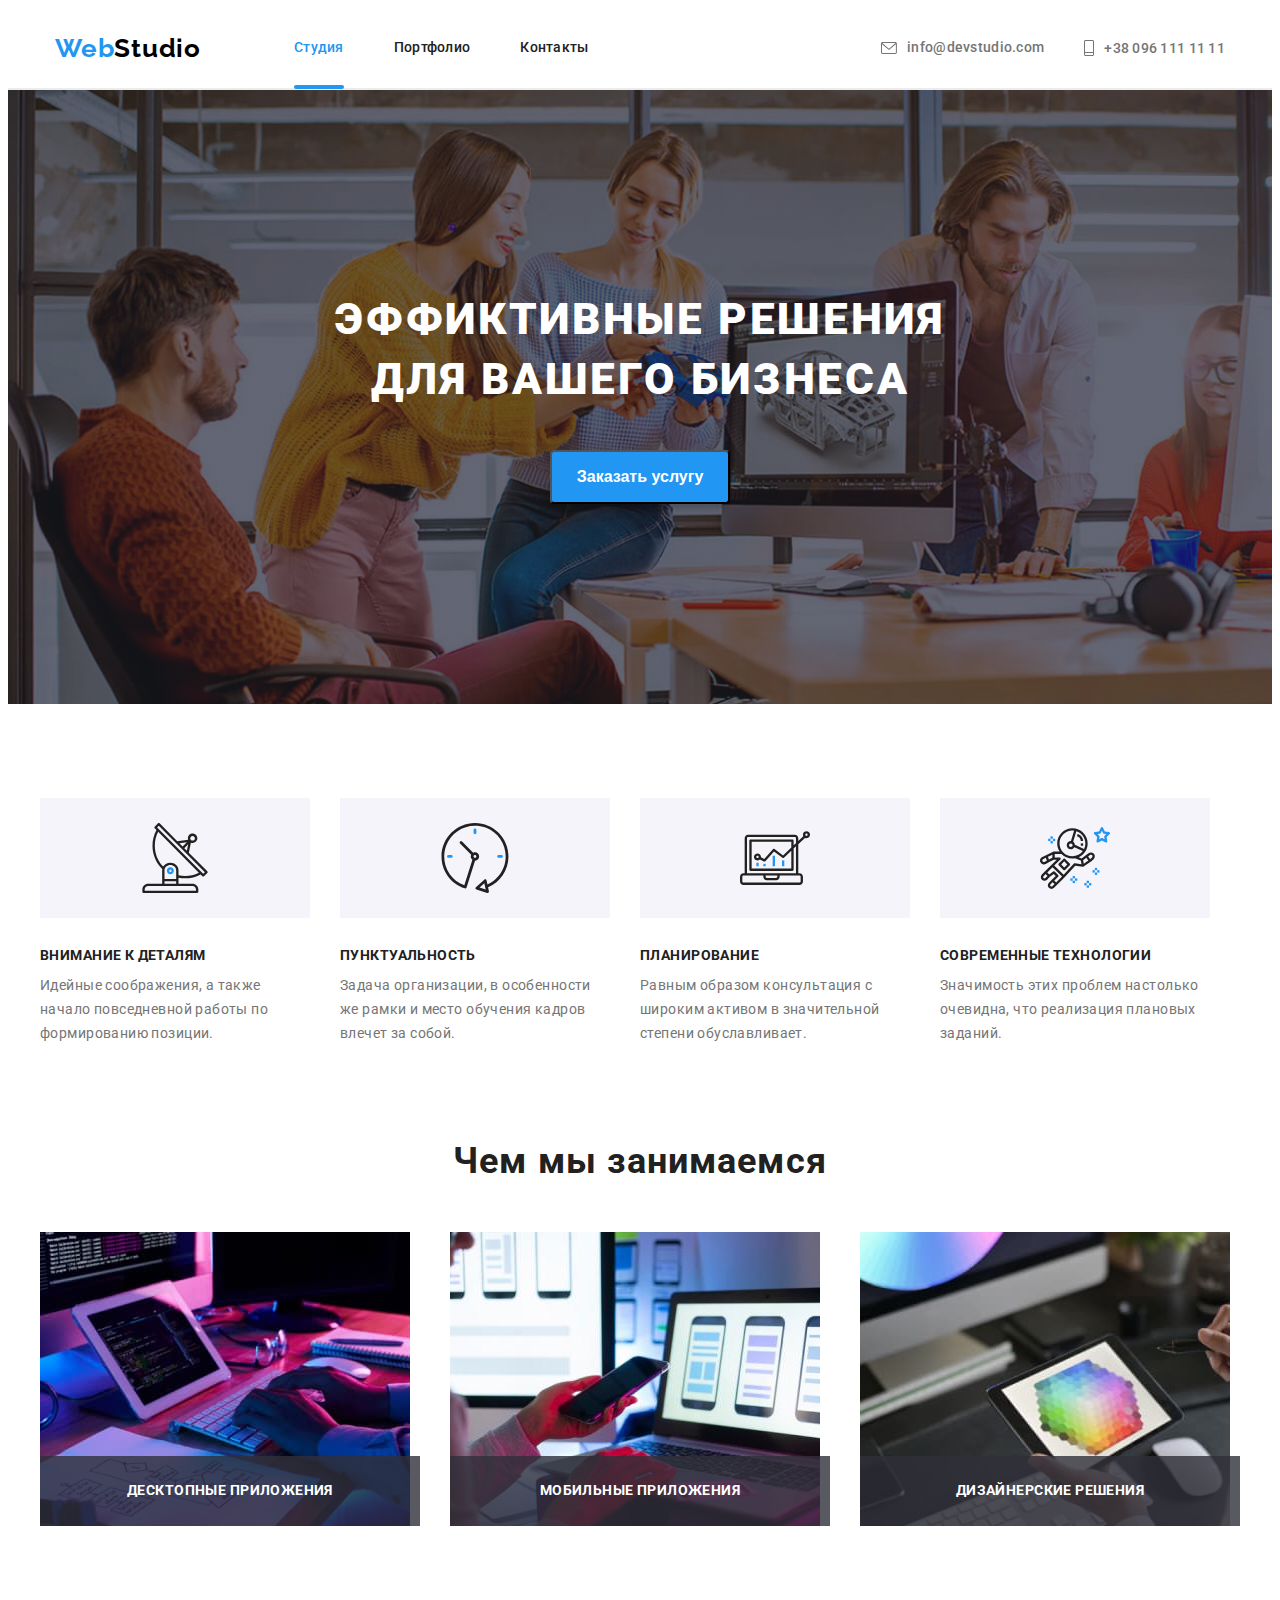
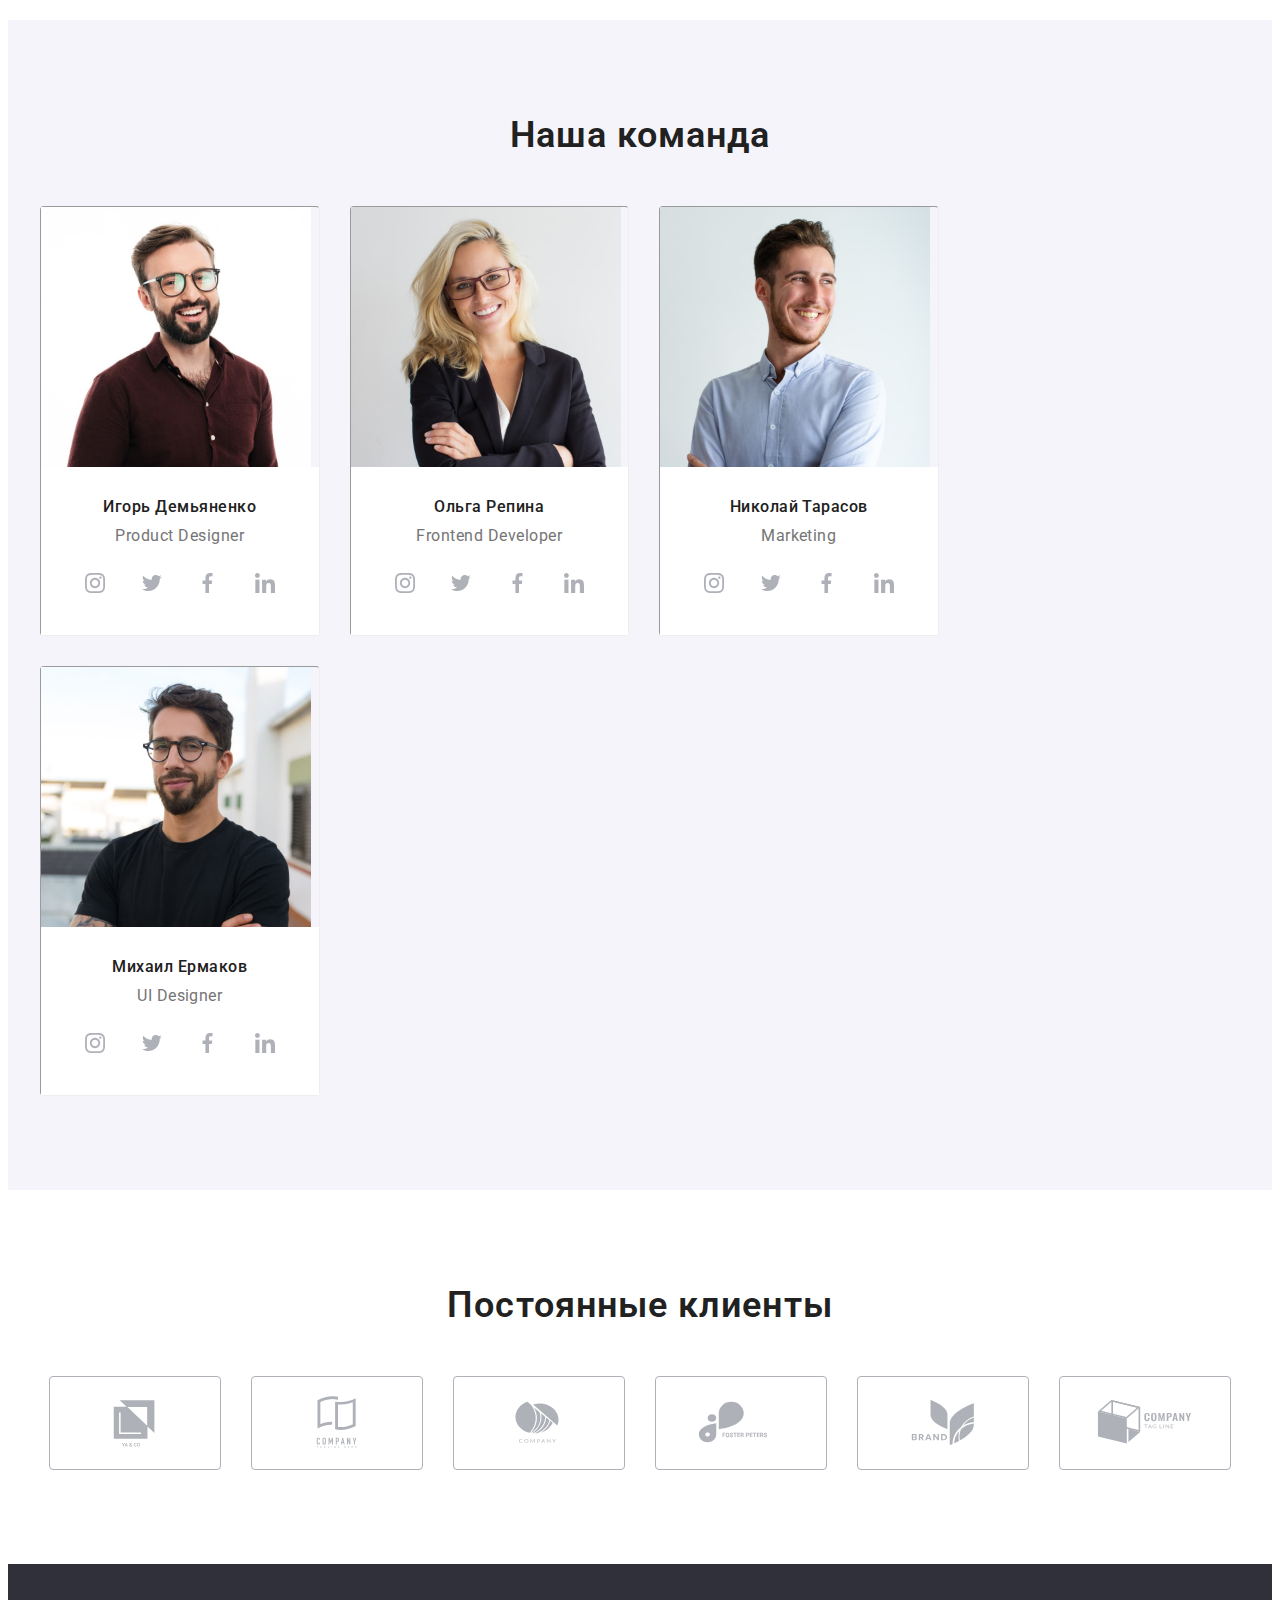
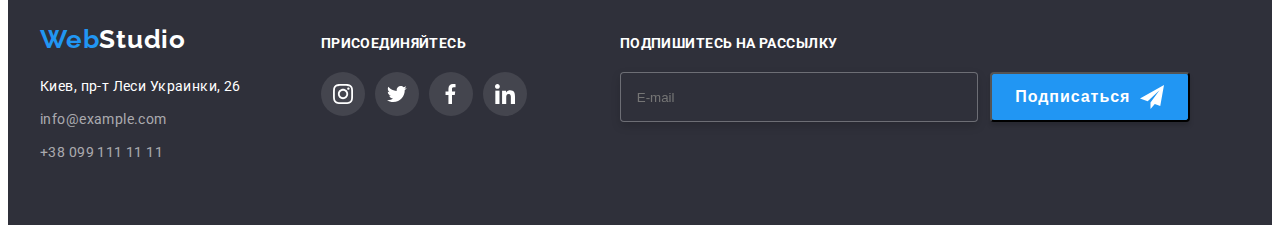
<file: index.html>
<!DOCTYPE html>
<html lang="ru">
    <!--шапка страницы-->
<head>
    <meta charset="UTF-8">
    <meta http-equiv="X-UA-Compatible" content="IE=edge">
    <meta name="viewport" content="width=, initial-scale=1.0">
    <title>WebStudio</title>
    <link
    rel="stylesheet"
    href="https://cdnjs.cloudflare.com/ajax/libs/animate.css/4.1.1/animate.min.css"/>
    <link rel="preconnect" href="https://fonts.gstatic.com">
    <link href="https://fonts.googleapis.com/css2?family=Raleway:wght@700&family=Roboto:wght@400;500;700;900&display=swap"
        rel="stylesheet">
        <link rel="stylesheet" href="https://cdnjs.cloudflare.com/ajax/libs/modern-normalize/1.0.0/modern-normalize.css" 
        integrity="sha512-Zx6MlUMKSVJoQ+83OwhdILe8cSEsCzfqThJd7J/VA2UrK6Ctj85p+xzqfyuNXE5B1k25uUdmJ2OzItbBy9GHAQ=="
         crossorigin="anonymous" referrerpolicy="no-referrer" />
    
    <link rel="stylesheet" href="./css/main.min.css">
    
</head>

<!--уникальный контент-->

<body class="body">
    <header class="header">
<div class="container top-line">
        <nav class="navigation" >

<a class="logotip link animate__rubberBand" href="./index.html">Web<span class="logo-1">Studio</span></a>

<ul class="menu list">

    <li class="menu-item-studio">

        <a class="menu-link-studio header-contact class link" href="">Студия</a>

    </li>
<li class="menu-item-portfolio">

        <a class="menu-link-portfolio header-contact link" href="./portfolio.html/portfolio.html">Портфолио</a>

    </li>
<li class="menu-item-contakt">

        <a class="menu-link-contakt header-contact link" href="">Контакты</a>
    </li>

</ul>
</nav>
<ul class="mail__tel list">
   <li class="mail__tel-list">
     <a class="mail__tel-link link" href="mailto:info@devstudio.com">
               <svg width="16" height="12" class="mail-link-icon-mail">
        <use href="./images/icons.svg/sprite-mail-tel.svg#icon-mail">
        </use>
    </svg >
        info@devstudio.com</a> </li>

   <li class="tel-link">
    <a class="tel-link-tel link" href="tel:+380961111111">  
        <svg width="10" height="16" class="mail-link-icon-tel ">
        <use href="./images/icons.svg/sprite-mail-tel.svg#icon-telefon">
        </use>
    </svg>
        +38 096 111 11 11</a></li>

</ul>
</div>
    </header>
    <!--Шапка герой-->



    
 <section class="hero-sektion ">
<div class="box-hero ">
    <h1 class="hero-item">ЭФФИКТИВНЫЕ РЕШЕНИЯ <br> ДЛЯ ВАШЕГО БИЗНЕСА </h1>

    
 <button class="modal-btn" type="button" data-modal-open >Заказать услугу</button>
 </div>
        </section>
       
       <!--наши приоритеты-->
      
       <section class="section-priorety">

        <div class="priorety-box container">
        <ul class="priorety list">
            
        <li class="priorety-list">
            <div class="priorety-logo-list">
                 <svg width="70" height="70" class="priorety-logo">
                    <use href="./images/icons.svg/sprite-icon-priorety.svg#icon-antenna-1"> </use>

           
        </svg>
    </div>
    
    <h3 class="priorety-link">ВНИМАНИЕ К ДЕТАЛЯМ</h3>
  <p class="priorety-iten">  Идейные соображения, а также<br> начало повседневной работы по<br> формированию позиции.</p>
</li>

<li  class="priorety-list">
<div class="priorety-logo-list">
      <svg width="70" height="70" class="priorety-logo">
        <use href="./images/icons.svg/sprite-icon-priorety.svg#icon-clock-1"> </use>

       
    </svg>
</div>

    <h3 class="priorety-link">ПУНКТУАЛЬНОСТЬ</h3>
<p class="priorety-iten">Задача организации, в особенности<br> же рамки и место обучения кадров<br> влечет за собой.</p>
</li>

<li class="priorety-list">
<div class="priorety-logo-list">
      <svg width="70" height="70" class="priorety-logo">
        <use href="./images/icons.svg/sprite-icon-priorety.svg#icon-diagram-1"></use>

        
      </svg>
</div>
    
    <h3 class="priorety-link">ПЛАНИРОВАНИЕ</h3>
    <p class="priorety-iten">Равным образом консультация с<br> широким активом в значительной<br> степени обуславливает.</p>


</li>

<li class="priorety-list">
    <div class="priorety-logo-list">
            <svg width="70" height="70" class="priorety-logo">
                <use href="./images/icons.svg/sprite-icon-priorety.svg#icon-astronaut-1"></use>
        
                
            </svg>
    </div>
    <h3 class="priorety-link">СОВРЕМЕННЫЕ ТЕХНОЛОГИИ</h3>
    <p class="priorety-iten">Значимость этих проблем настолько<br> очевидна, что реализация плановых<br> заданий.</p>

</li>
</ul>
</div>
        </section>
    
<!--чем занимаемся-->



        <section class="class-going">
            <div class="going-bloc container">
<h2 class="going">Чем мы занимаемся</h2>

<ul class="going-list list">
<li class="going-list-foto"><img src="./images/galari1/box-1.jpg" alt="пишим программу" width="370" height="294"> 
<div class="going-list-text">
    <p> ДЕСКТОПНЫЕ ПРИЛОЖЕНИЯ</p>
    
</div>
</li>


<li class="going-list-foto"><img src="./images/galari1/box-2.jpg" alt="создаем приложения" width="370" height="294">
    <div class="going-list-text">
        <p>МОБИЛЬНЫЕ ПРИЛОЖЕНИЯ</p>
        
    </div>
</li>

<li class="going-list-foto"><img src="./images/galari1/box-3.jpg" alt="делает визуализацию" width="370" height="294">
    <div class="going-list-text">
        <p>ДИЗАЙНЕРСКИЕ РЕШЕНИЯ</p>
        
    </div>
</li>

</ul>
</div>

        </section>
    <!--наш колектив -->


    <section class="collective">
<div class="collective-bloc container">
<h2 class="collective-list">Наша команда</h2>

<ul class="collective-list-name  list">
<li class="collective-pipl"><img src="./images/galari2/img.jpg" alt="сотрудник компани" width="270" height="260" >
<div class="collective-name-profesion">
    <h3 class="collective-name">Игорь Демьяненко</h3> 

    <p class="collective-profesion">Product Designer</p>  

    <ul class="social-list list">

        <li class="social-list-item">
<a href="" class="social-list-link link">
<svg class="social-list-icon">
    <use class="social-list-icon-logotip" href="./images/icons.svg/sprite-soc-seti.svg#icon-instagram"></use>
</svg>
</a>
        </li>

        <li class="social-list-item">
            <a href="" class="social-list-link link">
                <svg class="social-list-icon">
                    <use class="social-list-icon-logotip" href="./images/icons.svg/sprite-soc-seti.svg#icon-twitter"></use>
                </svg>
                </a>
        </li>

        <li class="social-list-item">
            <a href="" class="social-list-link link">
                <svg class="social-list-icon" >
                    <use class="social-list-icon-logotip" href="./images/icons.svg/sprite-soc-seti.svg#icon-facebook"></use>
                </svg>
                </a>
        </li>

        <li class="social-list-item">
            <a href="" class="social-list-link link">
                <svg class="social-list-icon">
                    <use class="social-list-icon-logotip" href="./images/icons.svg/sprite-soc-seti.svg#icon-linkedin"></use>
                    
                </svg>
                </a>
        </li>

    </ul>


</div>
</li>

<li class="collective-pipl">
    <img src="./images/galari2/img-1.jpg" alt="сотрудник компани" width="270" height="260" >
<div class="collective-name-profesion">
    <h3 class="collective-name">Ольга Репина</h3>

    <p class="collective-profesion">Frontend Developer</p>

    <ul class="social-list list">

        <li class="social-list-item">
<a href="" class="social-list-link link">
<svg class="social-list-icon">
    <use href="./images/icons.svg/sprite-soc-seti.svg#icon-instagram"></use>
</svg>
</a>
        </li>

        <li class="social-list-item">
            <a href="" class="social-list-link link">
                <svg class="social-list-icon">
                    <use href="./images/icons.svg/sprite-soc-seti.svg#icon-twitter"></use>
                </svg>
                </a>
        </li>

        <li class="social-list-item">
            <a href="" class="social-list-link link">
                <svg class="social-list-icon">
                    <use href="./images/icons.svg/sprite-soc-seti.svg#icon-facebook"></use>
                </svg>
                </a>
        </li>

        <li class="social-list-item">
            <a href="" class="social-list-link link">
                <svg class="social-list-icon">
                    <use href="./images/icons.svg/sprite-soc-seti.svg#icon-linkedin"></use>
                    
                </svg>
                </a>
        </li>

    </ul>

    
</div>
</li>
<li class="collective-pipl">
    <img src="./images/galari2/img-2.jpg" alt="сотрудник компани" width="270" height="260" >
<div class="collective-name-profesion">
    <h3 class="collective-name"> Николай Тарасов </h3>

    <p class="collective-profesion">Marketing</p>

    <ul class="social-list list">

        <li class="social-list-item">
<a href="" class="social-list-link link">
<svg class="social-list-icon">
    <use href="./images/icons.svg/sprite-soc-seti.svg#icon-instagram"></use>
</svg>
</a>
        </li>

        <li class="social-list-item">
            <a href="" class="social-list-link link">
                <svg class="social-list-icon">
                    <use href="./images/icons.svg/sprite-soc-seti.svg#icon-twitter"></use>
                </svg>
                </a>
        </li>

        <li class="social-list-item">
            <a href="" class="social-list-link link">
                <svg class="social-list-icon">
                    <use href="./images/icons.svg/sprite-soc-seti.svg#icon-facebook"></use>
                </svg>
                </a>
        </li>

        <li class="social-list-item">
            <a href="" class="social-list-link link">
                <svg class="social-list-icon">
                    <use href="./images/icons.svg/sprite-soc-seti.svg#icon-linkedin"></use>
                    
                </svg>
                </a>
        </li>

    </ul>


</div>
</li>
<li class="collective-pipl">
    <img src="./images/galari2/img-3.jpg" alt="сотрудник компани" width="270" height="260" >
<div class="collective-name-profesion">
    <h3 class="collective-name">Михаил Ермаков</h3>

    <p class="collective-profesion">UI Designer</p>

    <ul class="social-list list">

        <li class="social-list-item">
<a href="" class="social-list-link link">
<svg class="social-list-icon">
    <use href="./images/icons.svg/sprite-soc-seti.svg#icon-instagram"></use>
</svg>
</a>
        </li>

        <li class="social-list-item">
            <a href="" class="social-list-link link">
                <svg class="social-list-icon">
                    <use href="./images/icons.svg/sprite-soc-seti.svg#icon-twitter"></use>
                </svg>
                </a>
        </li>

        <li class="social-list-item">
            <a href="" class="social-list-link link">
                <svg class="social-list-icon">
                    <use href="./images/icons.svg/sprite-soc-seti.svg#icon-facebook"></use>
                </svg>
                </a>
        </li>

        <li class="social-list-item">
            <a href="" class="social-list-link link">
                <svg class="social-list-icon">
                    <use href="./images/icons.svg/sprite-soc-seti.svg#icon-linkedin"></use>
                    
                </svg>
                </a>
        </li>

    </ul>


</div>
</li>
</ul>
</div>
</section>
             <!--client-->

             
<section class="client container">
<div class="client-item">
    <h2 class="client-cent">Постоянные клиенты</h2>
<ul class="client-list list">
<li class="client-list-link">
    <a class="client-list-client link">
    <svg width="106" height="60" >
        <use href="./images/icons.svg/client.svg#icon-Logo-1">
        </use>
    </svg>
</a>
</li>
<li class="client-list-link">
    <a class="client-list-client link">
    <svg width="106" height="60" >
        <use href="./images/icons.svg/client.svg#icon-Logo-2">

        </use>
    </svg>
</a>
</li>
<li class="client-list-link">
    <a class="client-list-client link">
    <svg width="106" height="60" >
        <use href="./images/icons.svg/client.svg#icon-Logo-3">

        </use>
    </svg>
</a>
</li>
<li class="client-list-link">
    <a class="client-list-client link">
    <svg width="106" height="60" >
        <use href="./images/icons.svg/client.svg#icon-Logo-4">

        </use>
    </svg>
</a>
</li>
<li class="client-list-link">
    <a class="client-list-client link">
    <svg width="106" height="60" >
        <use href="./images/icons.svg/client.svg#icon-Logo-5">

        </use>
    </svg>
</a>
</li>
<li class="client-list-link">
    <a class="client-list-client link">
    <svg width="106" height="60" >
        <use href="./images/icons.svg/client.svg#icon-Logo-6">

        </use>
    </svg>
    
</a>
</li>
</ul>
</div>


</section>
</main>
<!--подвал-->

    <footer class="footer">
<div class="footer-bloc container">
     <div>

        <a class="logotip-footer link" href="./index.html" lang="en">Web<span class="logo-1-footer link">Studio</span></a>
            <address class="address-address">
        <ul class="address-footer-list list">
        <li class="address-list-item">
        <a class="address-footer link" href="https://goo.gl/maps/nFPgF8o5voA4oPt57" target="_blank"
             rel="noopener noreferrer">
               Киев, пр-т Леси Украинки, 26</a>
         </li>
          <li class="address-list-item addr">
          <a class="footer-mail link" href="mailto:info@example.com">info@example.com</a>
             </li>
        <li class="address-list-item addr">
           <a class="footer-tel link" href="tel:+380991111111">+38 099 111 11 11</a>
          </li>
          </ul>
        </address>
       </div> 
       <div class="social-footer">
           <h3 class="social-footer-text">присоединяйтесь</h3>
           <ul class="social-list-footer list">

            <li class="social-list-item-footer">
    <a href="" class="social-list-link-footer link">
    <svg class="social-list-icon-footer">
        <use href="./images/icons.svg/sprite-soc-seti.svg#icon-instagram"></use>
    </svg>
    </a>
            </li>
    
            <li class="social-list-item-footer">
                <a href="" class="social-list-link-footer link">
                    <svg class="social-list-icon-footer">
                        <use href="./images/icons.svg/sprite-soc-seti.svg#icon-twitter"></use>
                    </svg>
                    </a>
            </li>
    
            <li class="social-list-item-footer">
                <a href="" class="social-list-link-footer link">
                    <svg class="social-list-icon-footer">
                        <use href="./images/icons.svg/sprite-soc-seti.svg#icon-facebook"></use>
                    </svg>
                    </a>
            </li>
    
            <li class="social-list-item-footer">
                <a href="" class="social-list-link-footer link">
                    <svg class="social-list-icon-footer">
                        <use href="./images/icons.svg/sprite-soc-seti.svg#icon-linkedin"></use>
                        
                    </svg>
                    </a>
            </li>
    
        </ul>
       </div>
    
           <form action="#" class="social-footer-mail">
       <div class="social-footer-mail-bloc">
            <label class="social-footer-mail-text">ПОДПИШИТЕСЬ НА РАССЫЛКУ</label>
            

<input type="email" id="input-e-mail" name="user-mail" class="social-footer-mail-text-masege-mail" placeholder="E-mail" required>
</div>

<button type="submit"  class="social-footer-mail-text-masege-button">Подписаться

    <svg width="24" height="24" class="social-footer-mail-text-masege-icon">
        
        <use href="./images/icons.svg/ikon-teligram.svg#icon-icon-teligram"></use>
    </svg>
</button>

       
       </form>
   </div>
    </footer>


<!--model window-->

<div class="backdrop is-hidden" data-modal>
<div class="button-modal">
    
<button type="button" class="button-modal-close" data-modal-close>
<svg width="11" height="11">
    <use href="./images/icons.svg/symbol-defs.svg#icon-close-black-18dp-2-1"></use>
</svg>
</button>
<form action="#" class="form-model">

    <p class="form-model-heder">Оставьте свои данные, мы вам перезвоним</p>

<label class="form-model-label">
    Имя*
<span class="form-model-wraper">
    <input type="text" name="user-name" class="form-model-input" minlength="2" required  >
<svg width="12" height="12" class="form-model-input-logo">
    <use href="./images/icons.svg/svg-icon-model.svg#icon-person-black-18dp-1"></use>   
</svg>
</span>

</label>

<label class="form-model-label">
    Телефон*
<span class="form-model-wraper">
    <input type="tel" name="user-phone" class="form-model-input" required pattern="[0-9]{3}-[0-9]{3}-[0-9]{2}-[0-9]{2}" title="095-111-11-11">
    <svg width="13" height="13" class="form-model-input-logo">
        <use href="./images/icons.svg/svg-icon-model.svg#icon-phone-black-18dp-1"></use>   
    </svg>
    </span>
</label>


<label class="form-model-label">
    Почта*
<span class="form-model-wraper">
    <input type="email" name="user-mail" class="form-model-input" required>
    <svg width="15" height="12" class="form-model-input-logo">
        <use href="./images/icons.svg/svg-icon-model.svg#icon-email-black-18dp-1"></use>   
    </svg>
    </span>
</label>

<label class="form-model-label-coment">
    Коментарий
    <textarea class="form-model-masage" name="user-masage" placeholder="Введите текст"></textarea>
</label>

<input type="checkbox" name="user-policy" class="form-model-checkbox visually-hidden" id="checkbox-policy">
<label for="checkbox-policy" class="form-model-checkbox-policy">Соглашаюсь с рассылкой и принимаю <a class="form-model-checkbox-policy-link" href="">Условия договора</a></label>

<button type="submit" class="model-for-btn">Отправить</button>
</form>
</div>
</div>
<script src="./js/model.js"></script>
    </body>
  </html>
</file>
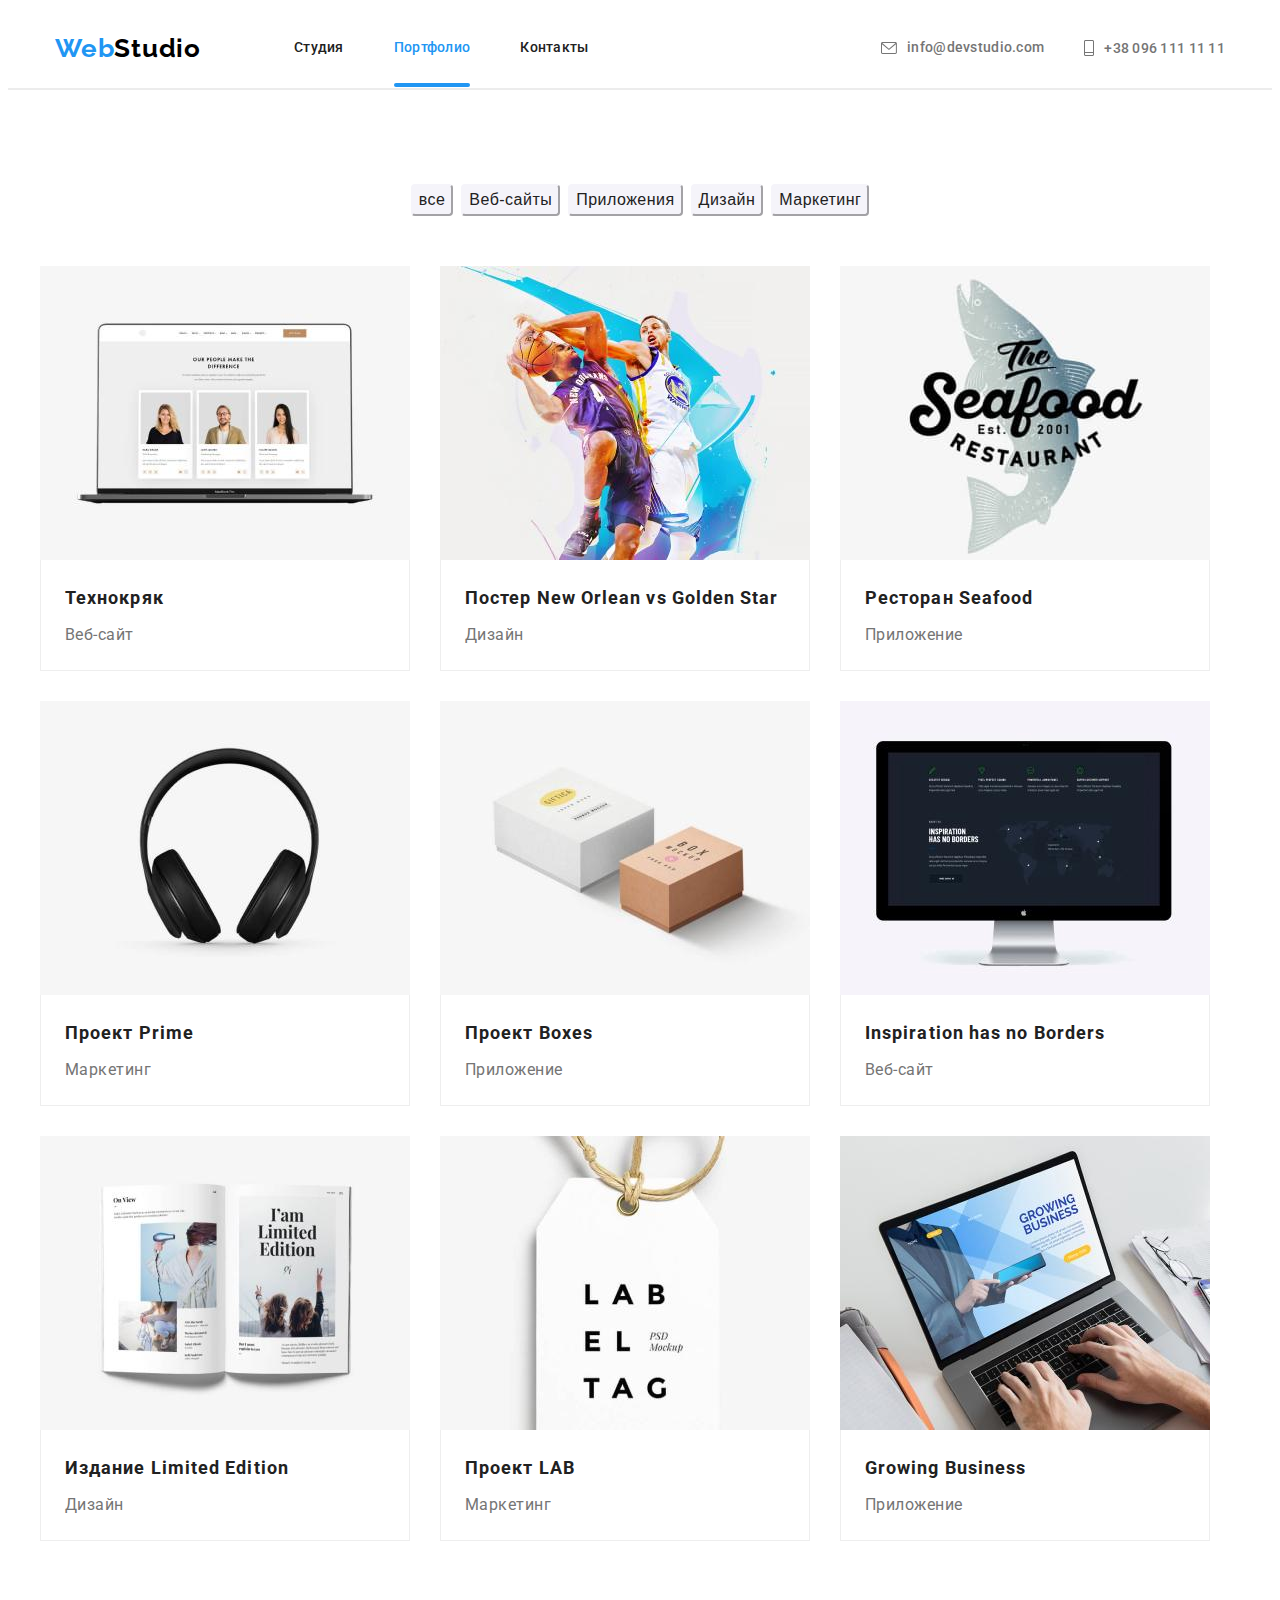
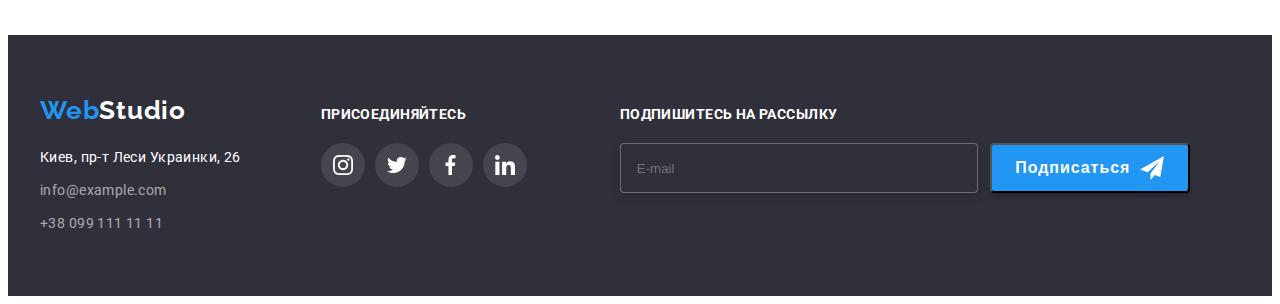
<file: portfolio.html/portfolio.html>
<!DOCTYPE html>
<html lang="ru">
    <head>
        <meta charset="UTF-8">
        <meta http-equiv="X-UA-Compatible" content="IE=edge">
        <meta name="viewport" content="width=, initial-scale=1.0">
        <title>WebStudio</title>
        <link
        rel="stylesheet"
        href="https://cdnjs.cloudflare.com/ajax/libs/animate.css/4.1.1/animate.min.css"/>
        <link rel="preconnect" href="https://fonts.gstatic.com">
        <link href="https://fonts.googleapis.com/css2?family=Raleway:wght@700&family=Roboto:wght@400;500;700;900&display=swap"
        rel="stylesheet">
        <link rel="stylesheet" href="../css/main.min.css">
</head>


<body class="body">
   <header class="header">
      <div class="container top-line">
              <nav class="navigation" >
      
      <a class="logotip link animate__rubberBand" href="../index.html">Web<span class="logo-1">Studio</span></a>
      
      <ul class="menu list">
      
          <li class="menu-item-studio">
      
              <a class="menu-link-studio-list header-contact  link" href="../index.html">Студия</a>
      
          </li>
      <li class="menu-item-portfolio">
      
         <a class="menu-link-studio-list-portfolio header-contact link" href="">Портфолио</a>
      
          </li>
      <li class="menu-item-contakt">
      
              <a class="menu-link-contakt header-contact link" href="">Контакты</a>
          </li>
            </ul>
      </nav>
      <ul class="mail__tel list">
        <li class="mail__tel-list">
          <a class="mail__tel-link link" href="mailto:info@devstudio.com">
                    <svg width="16" height="12" class="mail-link-icon-mail">
             <use href="../images/icons.svg/sprite-mail-tel.svg#icon-mail">
             </use>
          </svg >
              info@devstudio.com</a> </li>
      
         <li class="tel-link">
          <a class="tel-link-tel link" href="tel:+380961111111">  
              <svg width="10" height="16" class="mail-link-icon-tel ">
              <use href="../images/icons.svg/sprite-mail-tel.svg#icon-telefon">
              </use>
          </svg>
              +38 096 111 11 11</a></li>
      
      </ul>
      </div>
          </header>
    <!--шапка герой-->
<main>
   
    <section class="class-hero-portfolio">
            <div class="box-hero-portfolio container">

<ul class="hero-buton list">
     <li class="hero-buton-text"><button type="button" class="hero-buton-link">все</button> </li>
<li class="hero-buton-text buton-text"><button type="button" class="hero-buton-link">Веб-сайты</button></li>
<li class="hero-buton-text buton-text"><button type="button" class="hero-buton-link">Приложения</button> </li>
<li class="hero-buton-text buton-text"><button type="button" class="hero-buton-link">Дизайн</button> </li>
<li class="hero-buton-text buton-text"><button type="button" class="hero-buton-link">Маркетинг</button> </li>
</ul>

<ul class="logotip-porfolio list ">

<li class="logotip-porfolio-logo"><a class="porfolio-logotip-overlay  link" href="">

    <div class="tim-list-overlay"><img src="./images-portfolio/img.jpg" alt="ноутбук">
        
    <p class="porfolio-overlay"> Технокряк это современная площадка распространения коронавируса. Компании используют
         эту платформу для цифрового шпионажа и атак на защищённые сервера конкурентов.  </p></div>
   <div class="logotip-porfolio-logo-text"><h2 class="hero-list-href">Технокряк</h2><p class="hero-list-href-ink">Веб-сайт</p></div> </a></li>

<li class="logotip-porfolio-logo"><a class="porfolio-logotip-overlay link" href="">
    <div class="tim-list-overlay"><img src="./images-portfolio/img-1.jpg" alt="баскетболисты">
        <p class="porfolio-overlay"> Технокряк это современная площадка распространения коронавируса. Компании используют
            эту платформу для цифрового шпионажа и атак на защищённые сервера конкурентов.  </p></div>
   <div class="logotip-porfolio-logo-text"> <h2 class="hero-list-href link">Постер  New Orlean vs Golden Star</h2><p class="hero-list-href-ink">Дизайн</p></div></a></li>

<li class="logotip-porfolio-logo"><a class="porfolio-logotip-overlay link" href="">
    <div class="tim-list-overlay"><img src="./images-portfolio/img-2.jpg" alt="рыба">
        <p class="porfolio-overlay"> Технокряк это современная площадка распространения коронавируса. Компании используют
            эту платформу для цифрового шпионажа и атак на защищённые сервера конкурентов.  </p></div>
   <div class="logotip-porfolio-logo-text"> <h2 class="hero-list-href link">Ресторан Seafood</h2><p class="hero-list-href-ink">Приложение</p></div></a></li>

<li class="logotip-porfolio-logo"><a class="porfolio-logotip-overlay link" href="">
    <div class="tim-list-overlay"><img src="./images-portfolio/img-3.jpg" alt="наушники">
        <p class="porfolio-overlay"> Технокряк это современная площадка распространения коронавируса. Компании используют
            эту платформу для цифрового шпионажа и атак на защищённые сервера конкурентов.  </p></div>
   <div class="logotip-porfolio-logo-text"><h2 class="hero-list-href link">Проект Prime</h2><p class="hero-list-href-ink">Маркетинг</p></div> </a></li>

<li class="logotip-porfolio-logo"><a class="porfolio-logotip-overlay link" href="">
    <div class="tim-list-overlay"><img src="./images-portfolio/img-4.jpg" alt="кубики">
        <p class="porfolio-overlay"> Технокряк это современная площадка распространения коронавируса. Компании используют
            эту платформу для цифрового шпионажа и атак на защищённые сервера конкурентов.  </p></div>
  <div class="logotip-porfolio-logo-text"> <h2 class="hero-list-href link">Проект Boxes</h2><p class="hero-list-href-ink">Приложение</p></div> </a></li>

<li class="logotip-porfolio-logo"><a class="porfolio-logotip-overlay link" href="">
    <div class="tim-list-overlay"><img src="./images-portfolio/img-5.jpg" alt="монитор">
        <p class="porfolio-overlay"> Технокряк это современная площадка распространения коронавируса. Компании используют
            эту платформу для цифрового шпионажа и атак на защищённые сервера конкурентов.  </p></div>
  <div class="logotip-porfolio-logo-text">  <h2 class="hero-list-href link">Inspiration has no Borders</h2><p class="hero-list-href-ink">Веб-сайт</p></div></a></li>

<li class="logotip-porfolio-logo"><a class="porfolio-logotip-overlay link" href="">
    <div class="tim-list-overlay"><img src="./images-portfolio/img-6.jpg" alt="книга">
        <p class="porfolio-overlay"> Технокряк это современная площадка распространения коронавируса. Компании используют
            эту платформу для цифрового шпионажа и атак на защищённые сервера конкурентов.  </p></div>
   <div class="logotip-porfolio-logo-text"><h2 class="hero-list-href link">Издание Limited Edition</h2><p class="hero-list-href-ink">Дизайн</p></div> </a></li>

<li class="logotip-porfolio-logo"><a class="porfolio-logotip-overlay link" href="">
    <div class="tim-list-overlay"><img src="./images-portfolio/img-7.jpg" alt="табличка">
        <p class="porfolio-overlay"> Технокряк это современная площадка распространения коронавируса. Компании используют
            эту платформу для цифрового шпионажа и атак на защищённые сервера конкурентов.  </p></div>
   <div class="logotip-porfolio-logo-text"> <h2 class="hero-list-href link">Проект LAB</h2><p class="hero-list-href-ink">Маркетинг</p></div></a></li>

<li class="logotip-porfolio-logo"><a class="porfolio-logotip-overlay link" href="">
    <div class="tim-list-overlay"><img src="./images-portfolio/img-8.jpg" alt="ноутбук">
        <p class="porfolio-overlay"> Технокряк это современная площадка распространения коронавируса. Компании используют
            эту платформу для цифрового шпионажа и атак на защищённые сервера конкурентов.  </p></div>
   <div class="logotip-porfolio-logo-text"> <h2 class="hero-list-href link">Growing Business</h2><p class="hero-list-href-ink">Приложение</p></div></a></li>

</ul>
</div>
</section> 


</main>

<!--подвал-->


<footer class="footer">
   <div class="footer-bloc container">
   <div>
           <a class="logotip-footer link" href="./index.html" lang="en">Web<span class="logo-1-footer link">Studio</span></a>
               <address class="address-address">
           <ul class="address-footer-list list">
           <li class="address-list-item">
           <a class="address-footer link" href="https://goo.gl/maps/nFPgF8o5voA4oPt57" target="_blank"
                rel="noopener noreferrer">
                  Киев, пр-т Леси Украинки, 26</a>
            </li>
             <li class="address-list-item addr">
             <a class="footer-mail link" href="mailto:info@example.com">info@example.com</a>
                </li>
           <li class="address-list-item addr">
              <a class="footer-tel link" href="tel:+380991111111">+38 099 111 11 11</a>
             </li>
             </ul>
           </address>
          </div> 
          <div class="social-footer">
              <h3 class="social-footer-text">присоединяйтесь</h3>
              <ul class="social-list-footer list">
   
               <li class="social-list-item-footer">
       <a href="" class="social-list-link-footer link">
       <svg class="social-list-icon-footer">
           <use href="../images/icons.svg/sprite-soc-seti.svg#icon-instagram"></use>
       </svg>
       </a>
               </li>
       
               <li class="social-list-item-footer">
                   <a href="" class="social-list-link-footer link">
                       <svg class="social-list-icon-footer">
                           <use href="../images/icons.svg/sprite-soc-seti.svg#icon-twitter"></use>
                       </svg>
                       </a>
               </li>
       
               <li class="social-list-item-footer">
                   <a href="" class="social-list-link-footer link">
                       <svg class="social-list-icon-footer">
                           <use href="../images/icons.svg/sprite-soc-seti.svg#icon-facebook"></use>
                       </svg>
                       </a>
               </li>
       
               <li class="social-list-item-footer">
                   <a href="" class="social-list-link-footer link">
                       <svg class="social-list-icon-footer">
                           <use href="../images/icons.svg/sprite-soc-seti.svg#icon-linkedin"></use>
                           
                       </svg>
                       </a>
               </li>
       
           </ul>
          </div>

          <form action="#" class="social-footer-mail">
        <div class="social-footer-mail-bloc"> 
            <h3 class="social-footer-mail-text">ПОДПИШИТЕСЬ НА РАССЫЛКУ</h3>
           
<label class="social-footer-mail-text-masege">
<input type="mail" id="input-e-mail" name="user-mail" class="social-footer-mail-text-masege-mail" placeholder="E-mail" required>
</div>
</label>
<button type="submit"  class="social-footer-mail-text-masege-button">Подписаться
    <svg width="24" height="24" class="social-footer-mail-text-masege-icon">
        <use href="../images/icons.svg/ikon-teligram.svg#icon-icon-teligram"></use>
    </svg>
</button>

       
       </form>


       </div>
       </footer>


</body>
</html>
</file>
<file: css/main.min.css>
h1,h2,h3,h4,h5,h6,p{margin-top:0;margin-bottom:0}img{display:block}ul,ol{margin-top:0;margin-bottom:0;padding-left:0}.list{list-style:none}.link{text-decoration:none}.container{width:1200px;padding-left:15px;padding-right:15px;margin:0 auto}.class{color:var(--logo-color)}.body{font-family:var(--text-body)}.header{border-bottom:2px solid #ECECEC}.top-line{box-sizing:border-box}.logotip{display:flex;align-items:center;margin-right:93px;animation-duration:2000ms;animation-iteration-count:2}.navigation{display:flex}.top-line{display:flex;justify-content:space-between;align-items:center}.menu{display:flex;align-items:center}.menu-item-studio{align-items:center}.menu-item-portfolio{margin-left:50px;align-items:center}.menu-item-contakt{margin-left:50px;align-items:center}.logotip{font-family:var(--text-logo);font-weight:700;font-size:26px;line-height:1.19;letter-spacing:0.03em;color:var(--logo-color)}.logo-1{font-family:var(--text-logo);font-weight:700;font-size:26px;line-height:1.19;letter-spacing:0.03em;color:var(--logo-1-color)}.menu-link-studio{font-style:normal;font-weight:500;font-size:14px;line-height:1.14;letter-spacing:0.02em;color:var(--logo-color);position:relative;transition-property:color;transition-duration:250ms;transition-timing-function:cubic-bezier(0.4, 0, 0.2, 1)}.menu-link-studio:hover,.menu-link-studio:focus{color:var(--logo-color)}.menu-link-studio-list{font-style:normal;font-weight:500;font-size:14px;line-height:1.14;letter-spacing:0.02em;color:var(--priorety-link-color);transition-property:color;transition-duration:250ms;transition-timing-function:cubic-bezier(0.4, 0, 0.2, 1)}.menu-link-studio-list:hover,.menu-link-studio-list:focus{color:var(--logo-color)}.menu-link-portfolio{font-style:normal;font-weight:500;font-size:14px;line-height:1.14;letter-spacing:0.02em;color:var(--priorety-link-color);transition-property:color;transition-duration:250ms;transition-timing-function:cubic-bezier(0.4, 0, 0.2, 1)}.menu-link-portfolio:hover,.menu-link-portfolio:focus{color:var(--logo-color)}.menu-link-contakt:hover,.menu-link-contakt:focus{color:var(--logo-color)}.menu-link-studio-list-portfolio{font-style:normal;font-weight:500;font-size:14px;line-height:1.14;letter-spacing:0.02em;color:var(--logo-color);position:relative;transition-property:color;transition-duration:250ms;transition-timing-function:cubic-bezier(0.4, 0, 0.2, 1)}.menu-link-studio-list-portfolio::after{position:absolute;left:0;bottom:-32px;display:block;content:'';width:100%;height:4px;border-radius:2px;background-color:var(--logo-color)}.menu-link-portfolio-list{font-style:normal;font-weight:500;font-size:14px;line-height:1.14;letter-spacing:0.02em}.menu-link-studio::after{position:absolute;left:0;bottom:-34px;display:block;content:'';width:100%;height:4px;border-radius:2px;background-color:var(--logo-color)}.menu-link-contakt{font-style:normal;font-weight:500;font-size:14px;line-height:1.14;letter-spacing:0.02em;color:var(--priorety-link-color);transition-property:color;transition-duration:250ms;transition-timing-function:cubic-bezier(0.4, 0, 0.2, 1)}.menu{font-style:normal;font-weight:500;font-size:14px;line-height:1.14;letter-spacing:0.02em;color:var(--priorety-link-color)}.mail__tel{display:flex;align-items:center;margin-left:auto;padding-top:32px;padding-bottom:32px}.mail__tel-link{font-style:normal;font-weight:500;font-size:14px;line-height:1.14;letter-spacing:0.02em;color:var(--priorety-iten-color);display:flex;align-items:center;transition-property:color;transition-duration:250ms;transition-timing-function:cubic-bezier(0.4, 0, 0.2, 1)}.mail__tel-link:hover,.mail__tel-link:focus{color:var(--logo-color)}.mail__tel-link:hover .mail-link-icon-mail,.mail__tel-link:focus .mail-link-icon-mail{fill:var(--logo-color)}.mail-link-icon-mail{display:inline-block;margin-right:10px;fill:var(--priorety-iten-color);transition-property:fill;transition-duration:250ms;transition-timing-function:cubic-bezier(0.4, 0, 0.2, 1)}.tel-link-tel{font-style:normal;font-weight:500;font-size:14px;line-height:16px;letter-spacing:0.02em;display:flex;align-items:center;color:var(--priorety-iten-color);margin-left:10px;transition-property:color;transition-duration:250ms;transition-timing-function:cubic-bezier(0.4, 0, 0.2, 1)}.tel-link-tel:hover,.tel-link-tel:focus{color:var(--logo-color)}.tel-link-tel:hover .mail-link-icon-tel,.tel-link-tel:focus .mail-link-icon-tel{fill:var(--logo-color)}.mail-link-icon-tel{display:inline-block;margin-left:30px;fill:var(--priorety-iten-color);margin-right:10px;transition-property:fill;transition-duration:250ms;transition-timing-function:cubic-bezier(0.4, 0, 0.2, 1)}.hero-sektion{text-align:center}.box-hero{max-width:1600px;margin:0 auto;padding-top:200px;padding-bottom:200px;background-size:cover;background-color:rgba(47,48,58,0.4);background-image:linear-gradient(rgba(47,48,58,0.4), rgba(47,48,58,0.4)),url("../images/image-hero/Img.jpg");background-color:#C4C4C4}.hero-item{text-align:center}.modal-btn{margin-top:40px;text-align:center}.hero-item{font-weight:900;font-size:44px;line-height:1.36;letter-spacing:0.06em;color:var(--logo-1-footercolor)}.modal-btn{font-style:normal;font-weight:700;font-size:16px;line-height:1.9;color:var(--logo-1-footercolor);background-color:var(--logo-color);cursor:pointer;box-shadow:0px 4px 4px rgba(0,0,0,0.15);border-radius:4px;padding-bottom:10px;padding-top:10px;padding-left:25px;padding-right:25px;margin-top:40px}.section-priorety{padding-top:94px}.priorety{display:flex;margin-left:-30px}.priorety-list{width:270px;margin-left:30px;padding-left:0px}.priorety-link{margin-bottom:10px;font-style:normal;font-weight:700;font-size:14px;line-height:1.14;letter-spacing:0.03em;text-transform:uppercase;color:var(--priorety-link-color)}.priorety-iten{font-style:normal;font-weight:400;font-size:14px;line-height:1.71;letter-spacing:0.03em;color:var(--priorety-iten-color)}.priorety-logo-list{display:flex;justify-content:center;align-items:center;width:270px;height:120px;background-color:#F5F4FA;margin-bottom:30px}.priorety-logo{background-color:#F5F4FA}.class-going{padding-top:94px;padding-bottom:94px}.going-list{display:flex;flex-wrap:wrap;margin-top:-30px;margin-left:-30px}.going-list-foto{position:relative;flex-basis:calc((100% - 90px)/3);margin-top:30px;margin-left:30px}.going{text-align:center;font-style:normal;font-weight:700;font-size:36px;line-height:1.17;text-align:center;letter-spacing:0.03em;color:var(--priorety-link-color);margin-bottom:50px}.going-list-text{font-weight:700;font-size:14px;line-height:1.14;text-align:center;letter-spacing:0.03em;text-transform:uppercase;position:absolute;left:0;bottom:0;display:flex;justify-content:center;align-items:center;height:70px;width:100%;background-color:rgba(47,48,58,0.8);color:var(--logo-1-footercolor)}.collective{padding-top:94px;padding-bottom:94px;background:var(--colektive-background-color)}.collective-list{font-style:normal;font-weight:600;font-size:36px;line-height:1.17;text-align:center;letter-spacing:0.03em;margin-bottom:50px;color:var(--priorety-link-color)}.collective-list-name{display:flex;flex-wrap:wrap;margin-top:-30px;margin-left:-30px}.collective-pipl{width:270px;border:1px;border-style:inset;border-radius:4px;margin-top:30px;margin-left:30px;flex-basis:calc((100% - 120px) / 4)}.collective-name-profesion{padding-bottom:30px;padding-top:30px;text-align:center;background-color:var(--logo-1-footercolor);padding-left:32px;padding-right:32px}.collective-profesion{font-weight:400;font-size:16px;line-height:1.19;letter-spacing:0.03em;color:var(--priorety-iten-color);margin-bottom:16px}.collective-name{font-style:normal;font-weight:500;font-size:16px;line-height:1.19;letter-spacing:0.03em;color:var(--priorety-link-color);margin-bottom:10px}.social-list-link{display:flex;justify-content:center;align-items:center;width:44px;height:44px;border-radius:50%;background-color:var(--logo-1-footercolor);transition-property:background-color;transition-duration:250ms;transition-timing-function:cubic-bezier(0.4, 0, 0.2, 1)}.social-list-link:hover,.social-list-link:focus{background-color:var(--logo-color)}.social-list-link:hover .social-list-icon,.social-list-link:focus .social-list-icon{fill:var(--logo-1-footercolor)}.social-list{display:flex;justify-content:space-between}.social-list-icon{width:20px;height:20px;fill:#AFB1B8;transition-property:fill;transition-duration:250ms;transition-timing-function:cubic-bezier(0.4, 0, 0.2, 1)}.client{padding-top:94px;padding-bottom:94px}.client-cent{font-style:normal;font-weight:600;font-size:36px;line-height:1.17;text-align:center;letter-spacing:0.03em;margin-bottom:50px;color:var(--priorety-link-color)}.client-list{display:flex;justify-content:center;align-items:center}.client-list-link:not(:last-child){margin-right:30px}.client-list-client{display:flex;justify-content:center;align-items:center;width:170px;height:92px;border:1px solid #afb1b8;border-radius:4px;fill:#afb1b8;transition-property:fill , border;transition-duration:250ms;transition-timing-function:cubic-bezier(0.4, 0, 0.2, 1)}.client-list-client:hover,.client-list-client:focus{fill:#2196f3}.client-list-client:hover,.client-list-client:focus{border-color:#2196f3}.footer{padding-top:94px}.footer{background-color:var(--hero-link-background-color);padding-top:60px;padding-bottom:60px}.footer-bloc{display:flex;align-items:baseline}.address-address{margin-top:20px}.logotip-footer{margin-bottom:20px;font-family:var(--text-logo);font-weight:700;font-size:26px;line-height:1.19;letter-spacing:0.03em;color:var(--logo-color)}.logo-1-footer{font-family:var(--text-logo);font-weight:700;font-size:26px;line-height:1.19;letter-spacing:0.03em;color:var(--logo-1-footercolor)}.addr{margin-top:9px}.address-footer{font-style:normal;font-family:var(--text-body);font-size:14px;line-height:1.71;letter-spacing:0.03em;color:var(--logo-1-footercolor)}.footer-mail{font-style:normal;font-family:var(--text-body);font-weight:400;font-size:14px;line-height:1.71;letter-spacing:0.03em;color:rgba(255,255,255,0.6)}.footer-tel{font-style:normal;font-family:var(--text-body);font-size:14px;line-height:1.71;font-weight:400;letter-spacing:0.03em;color:rgba(255,255,255,0.6)}.social-footer{box-sizing:border-box;margin-left:80px}.social-footer-text{font-style:normal;font-weight:700;font-size:14px;line-height:1.14;letter-spacing:0.03em;text-transform:uppercase;color:#FFFFFF;margin-bottom:20px}.social-list-footer{display:flex;justify-content:space-between}.social-list-item-footer:not(:last-child){margin-right:10px}.social-list-icon-footer{width:20px;height:20px;fill:var(--logo-1-footercolor)}.social-list-link-footer{display:flex;justify-content:center;align-items:center;width:44px;height:44px;border-radius:50%;background-color:rgba(255,255,255,0.1);transition-property:background-color;transition-duration:250ms;transition-timing-function:cubic-bezier(0.4, 0, 0.2, 1)}.social-list-link-footer:hover,.social-list-link-footer:focus{background-color:var(--logo-color)}.social-list-link-footer:hover .social-list-icon-footer,.social-list-link-footer:focus .social-list-icon-footer{fill:var(--logo-1-footercolor)}.social-footer-mail{display:flex;margin-left:93px}.social-footer-mail-bloc{width:358px}.social-footer-mail-text{font-style:normal;font-weight:700;font-size:14px;line-height:1.14;letter-spacing:0.03em;text-transform:uppercase;color:#FFFFFF}.social-footer-mail-text-masege{align-items:center;margin-right:12px}.social-footer-mail-text-masege-mail{width:358px;height:50px;padding-left:16px;margin-right:12px;border:1px solid rgba(255,255,255,0.3);box-sizing:border-box;filter:drop-shadow(0px 4px 4px rgba(0,0,0,0.15));border-radius:4px;background-color:#2F303A;margin-top:20px;color:#fff;transition-property:color;transition-duration:250ms;transition-timing-function:cubic-bezier(0.4, 0, 0.2, 1)}.social-footer-mail-text-masege-button{width:200px;height:50px;margin-left:12px;font-weight:700;font-size:16px;line-height:1.87;letter-spacing:0.06em;color:#FFFFFF;width:200px;height:50px;background:#2196F3;box-shadow:0px 4px 4px rgba(0,0,0,0.15);border-radius:4px;display:flex;align-items:center;justify-content:center;align-self:flex-end}.social-footer-mail-text-masege-icon{margin-left:10px;justify-content:center}.class-hero-portfolio{padding-top:94px;padding-bottom:94px}.hero-buton{display:flex;justify-content:center;margin-bottom:50px}.logotip-porfolio{display:flex;flex-wrap:wrap;margin-top:-30px;margin-left:-30px}.logotip-porfolio-logo{margin-left:30px;margin-top:30px;transition-property:colr;transition-duration:250ms;transition-timing-function:cubic-bezier(0.4, 0, 0.2, 1)}.logotip-porfolio-logo-text{padding-top:20px;padding-bottom:20px;padding-left:24px;padding-right:24px;display:block;border-bottom:1px solid #EEEEEE;border-left:1px solid #EEEEEE;border-right:1px solid #EEEEEE}.hero-list-href{font-style:normal;font-weight:700;font-size:18px;line-height:2;letter-spacing:0.06em;color:var(--priorety-link-color)}.hero-list-href-ink{font-style:normal;font-weight:400;font-size:16px;line-height:1.88;letter-spacing:0.03em;color:var(--priorety-iten-color);margin-top:4px}.hero-buton-link:hover,.hero-buton-link-a:focus{background-color:var(--logo-color);color:var(--logo-1-footercolor);box-shadow:0px 3px 1px rgba(0,0,0,0.1),0px 1px 2px rgba(0,0,0,0.08),0px 2px 2px rgba(0,0,0,0.12)}.hero-buton-link{font-weight:500;font-size:16px;line-height:1.62;text-align:center;letter-spacing:0.03em;border-radius:4px;color:var(--priorety-link-color);background-color:var(--colektive-background-color);border-color:var(--colektive-background-color);transition-property:color , background-color , border-color;transition-duration:250ms;transition-timing-function:cubic-bezier(0.4, 0, 0.2, 1)}.buton-text{margin-left:8px}.logotip-porfolio-logo:hover,.logotip-porfolio-logo:focus{box-shadow:0px 1px 1px rgba(0,0,0,0.12),0px 4px 4px rgba(0,0,0,0.06),1px 4px 6px rgba(0,0,0,0.16);transition-property:box-shadow;transition-duration:250ms;transition-timing-function:cubic-bezier(0.4, 0, 0.2, 1)}.tim-list-overlay{position:relative;overflow:hidden}.porfolio-overlay{width:100%;height:100%;top:0;left:0;position:absolute;padding:63px 24px;color:#FFFFFF;background-color:rgba(33,150,243,0.9);overflow:auto;transform:translateY(100%);transition:transform 250ms linear}.porfolio-logotip-overlay:hover .porfolio-overlay,.porfolio-logotip-overlay:focus .porfolio-overlay{transform:translateY(0%)}.backdrop{position:fixed;top:0;left:0;position:fixed;width:100vw;height:100vh;z-index:100;background-color:rgba(0,0,0,0.2);opacity:1;visibility:visible;pointer-events:auto;transition:opacity 250ms linear,visibility 250ms linear}.button-modal{position:absolute;transform:translate(-50%, -50%);top:50%;left:50%;width:528px;height:581px;border-radius:4px;background-color:#FFFFFF;box-shadow:0px 1px 3px rgba(0,0,0,0.12),0px 1px 1px rgba(0,0,0,0.14),0px 2px 1px rgba(0,0,0,0.2);padding:40px}.button-modal-close{position:absolute;top:8px;right:8px;width:30px;height:30px;border-radius:50%;padding:0;background-color:transparent;border:1px solid rgba(0,0,0,0.1);cursor:pointer}.button-modal-close:hover,.button-modal-close:focus{fill:#2196F3}.is-hidden{opacity:0;visibility:hidden;pointer-events:none}.form-model-heder{font-family:var(--text-body);font-style:normal;font-weight:700;font-size:20px;line-height:1.15;text-align:center;letter-spacing:0.03em;color:#212121;margin-bottom:12px;cursor:pointer}.form-model{display:flex;flex-direction:column}.form-model-input{width:100%;height:40px;padding-left:42px;border:1px solid rgba(33,33,33,0.2);box-sizing:border-box;border-radius:4px;cursor:pointer}.form-model-wraper{display:block;position:relative}.form-model-label{margin-bottom:10px}.form-model-input-logo{position:absolute;display:block;top:50%;transform:translateY(-50%);left:15px;cursor:pointer}.form-model-input:focus{border-color:var(--logo-color);outline:none;transition-property:border-color;transition-duration:250ms;transition-timing-function:cubic-bezier(0.4, 0, 0.2, 1)}.form-model-input:focus+.form-model-input-logo{fill:var(--logo-color);transition-property:fill;transition-duration:250ms;transition-timing-function:cubic-bezier(0.4, 0, 0.2, 1)}.form-model-masage{width:100%;height:120px;border:1px solid rgba(33,33,33,0.2);box-sizing:border-box;border-radius:4px;resize:none;padding:12px 16px;margin-top:4px}.form-model-masage::placeholder{font-family:var(--text-body);font-size:14px;line-height:1.14;letter-spacing:0.01em;color:rgba(117,117,117,0.5);cursor:pointer}.form-model-masage:focus{outline:none;border-color:var(--logo-color);transition-property:border-color;transition-duration:250ms;transition-timing-function:cubic-bezier(0.4, 0, 0.2, 1)}.form-model-checkbox-policy{padding-left:25px;font-size:14px;line-height:1.71;color:#757575;margin-top:20px}.form-model-checkbox-policy::before{content:"";display:inline-block;vertical-align:middle;width:16px;height:15px;border:2px solid #212121;cursor:pointer;margin-right:7px}.form-model-checkbox:checked+.form-model-checkbox-policy::before{border-color:var(--logo-color);background-color:var(--logo-color);background-image:url(../images/icons.svg/vektor-1.svg)}.model-for-btn{align-self:center;background:var(--logo-color);box-shadow:0px 4px 4px rgba(0,0,0,0.15);color:#FFFFFF;border-color:var(--logo-color);border-radius:4px;padding:10px 55px;margin-top:30px;cursor:pointer}.visually-hidden{position:absolute !important;clip:rect(1px 1px 1px 1px);clip:rect(1px, 1px, 1px, 1px);padding:0 !important;border:0 !important;height:1px !important;width:1px !important;overflow:hidden}:root{--logo-color:#2196f3;--logo-1-color: black ;--logo-1-footercolor:#fff;--hero-link-background-color: #2F303A;--priorety-link-color: #212121 ;--priorety-iten-color: #757575 ;--colektive-background-color: #F5F4FA;--text-body: roboto ,sans-serif ;--text-logo: Raleway , sans-serif }
/*# sourceMappingURL=main.min.css.map */
</file>
